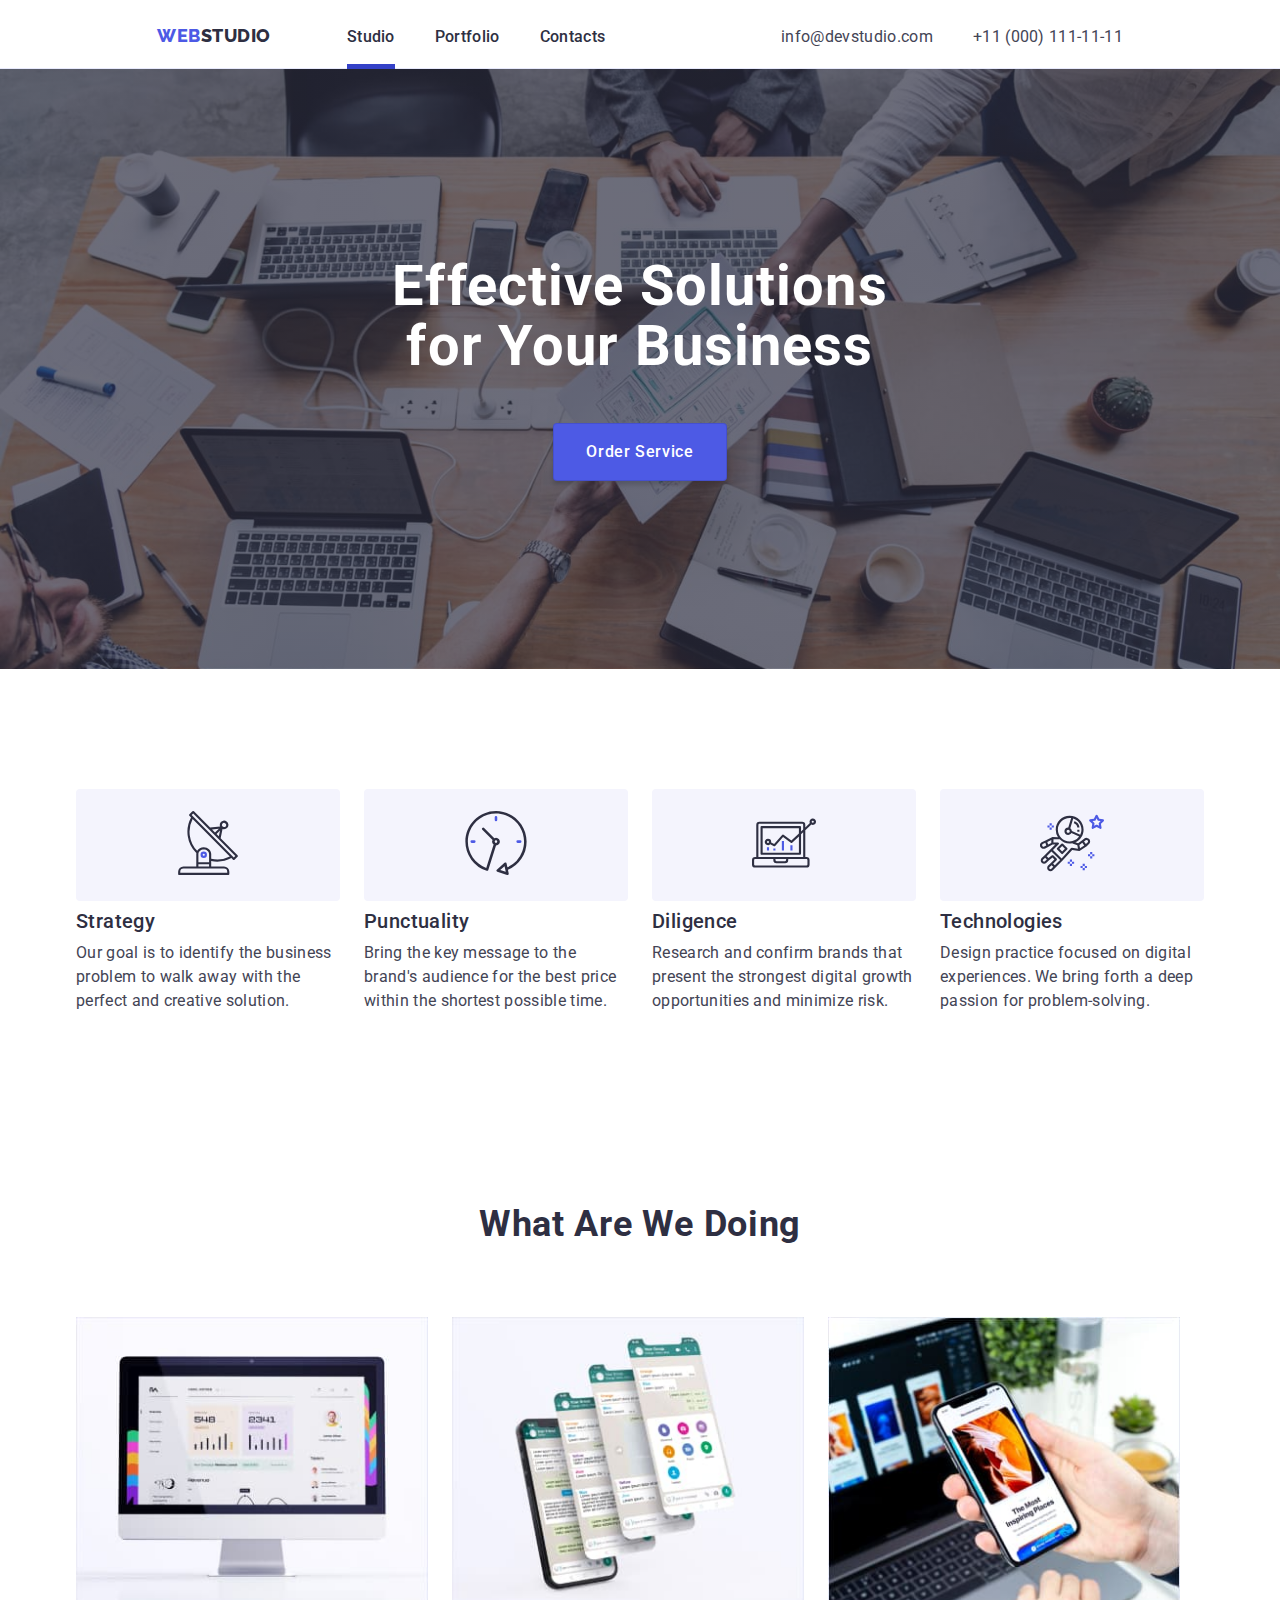
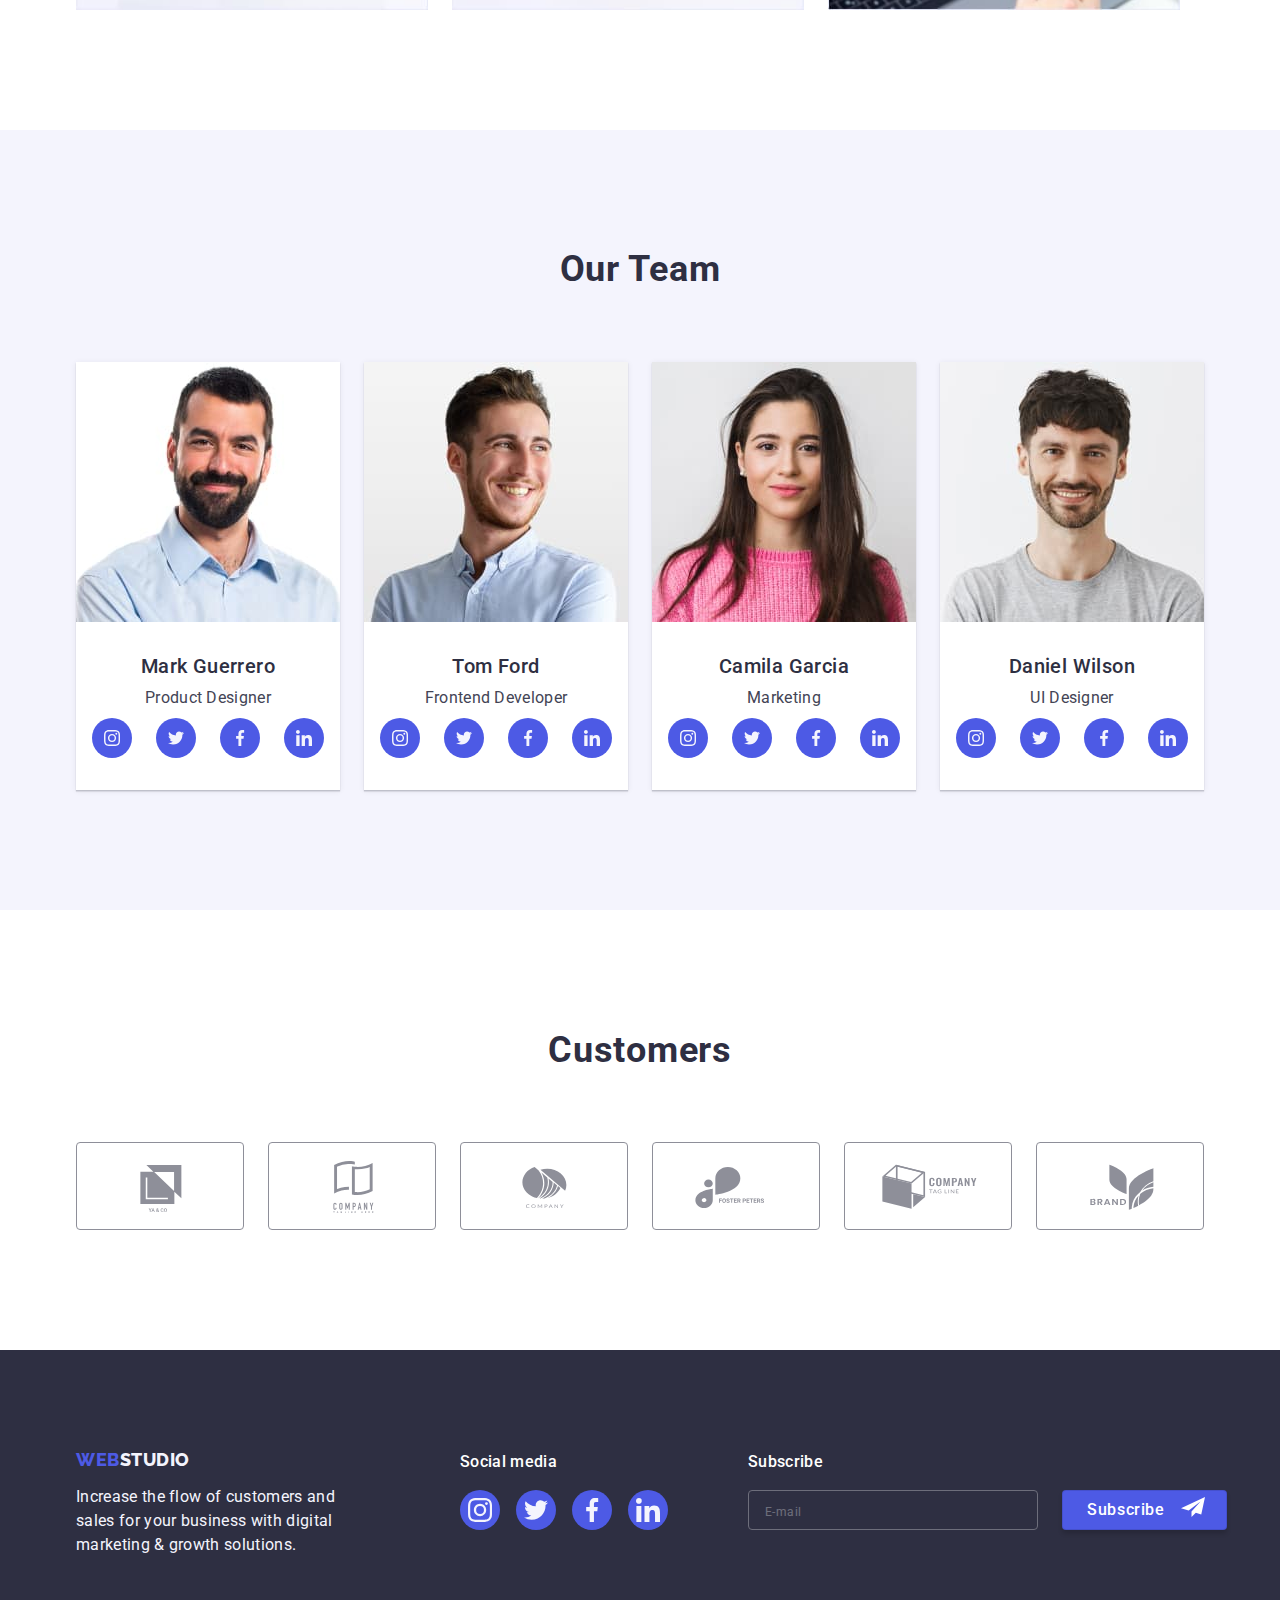
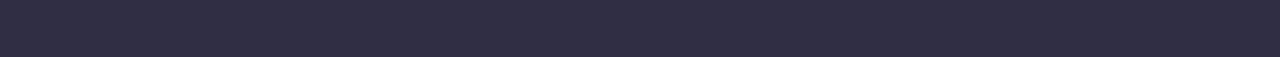
<file: index.html>
<!DOCTYPE html>
<html lang="en">
  <head>
    <meta charset="UTF-8" />
    <meta http-equiv="X-UA-Compatible" content="IE=edge" />
    <meta name="viewport" content="width=, initial-scale=1.0" />
    <title>WebStudio</title>
    <link rel="preconnect" href="https://fonts.googleapis.com" />
    <link rel="preconnect" href="https://fonts.gstatic.com" crossorigin />

    <link
      href="https://fonts.googleapis.com/css2?family=Raleway:wght@800&family=Roboto:wght@400;500;700;900&display=swap"
      rel="stylesheet"
    />

    <link
      rel="stylesheet"
      href="https://cdnjs.cloudflare.com/ajax/libs/modern-normalize/1.0.0/modern-normalize.min.css"
    />
    <link rel="stylesheet" href="./css/styles.css" />
  </head>
  <body>
    <!--header-WebStudio-start-->
    <header class="header-continer">
      <div class="container-header">
        <div class="nav-wrap">
          <nav class="header-nav">
            <a href="./index.html" class="logo-title link"
              >Web<span class="logo-span">Studio</span></a
            >
            <ul class="header-list list">
              <li class="header-item link">
                <a href="./index.html" class="link-item link current">Studio</a>
              </li>
              <li class="header-item link">
                <a href="./portfolio.html" class="link-item link">Portfolio</a>
              </li>
              <li class="header-item link">
                <a href="" class="link-item link">Contacts</a>
              </li>
            </ul>
          </nav>
          <address class="header-address">
            <ul class="address-list list">
              <li class="address-item link">
                <a href="mailto:info@devstudio.com" class="link-adsress link"
                  >info@devstudio.com</a
                >
              </li>
              <li class="address-item link">
                <a href="tel:+110001111111" class="link-adsress link"
                  >+11 (000) 111-11-11</a
                >
              </li>
            </ul>
          </address>
        </div>

        <button type="button" data-menu-open class="menu-open-btn">
         <svg width="32" heidth="22px" class="open-menu-svg">
              <use href="./images/icons.svg#icon-burger"></use>
            </svg>
   
        </button>
      </div>
      <div class="mob-menu is-hidden" data-menu>
        <button type="button" data-menu-close class="button-svg">
          <svg width="8" height="8">
            <use href="./images/icons.svg#icon-close-svg" class="x-svg"></use>
          </svg>
        </button>
        <div class="menu-wrp">
          <nav class="menu-nav">
            <ul class="mob-menu-list list">
              <li class="mob-menu-item link">
                <a href="./index.html" class="link-mob-menu link">Studio</a>
              </li>
              <li class="mob-menu-item link">
                <a href="./portfolio.html" class="link-mob-menu link"
                  >Portfolio</a
                >
              </li>
              <li class="mob-menu-item link">
                <a href="" class="link-mob-menu link">Contacts</a>
              </li>
            </ul>
          </nav>
        </div>
        <div class="address-menu-wrp">
          <address class="menu-soc-address">
            <ul class="menu-soc-list list">
              <li class="menu-soc-item link">
                <a href="tel:+110001111111" class="link-adsress-menu link"
                  >+11 (000) 111-11-11</a
                >
              </li>
              <li class="menu-soc-item link">
                <a href="mailto:info@devstudio.com" class="link-menu-mob link"
                  >info@devstudio.com</a
                >
              </li>
            </ul>
          </address>
          <ul class="svg-link-list-menu item">
            <li class="social-networck-svg list">
              <a class="social link" href=""
                ><svg width="16" height="16">
                  <use
                    class="svg-wrap"
                    href="./images/icons.svg#icon-instagram"
                  ></use>
                </svg>
              </a>
            </li>
            <li class="social-networck-svg list">
              <a class="social link" href=""
                ><svg width="16" height="16">
                  <use
                    class="svg-wrap"
                    href="./images/icons.svg#icon-twitter"
                  ></use>
                </svg>
              </a>
            </li>
            <li class="social-networck-svg list">
              <a class="social link" href=""
                ><svg width="16" height="16">
                  <use
                    class="svg-wrap"
                    href="./images/icons.svg#icon-facebook"
                  ></use>
                </svg>
              </a>
            </li>
            <li class="social-networck-svg list">
              <a class="social link" href=""
                ><svg width="16" height="16">
                  <use
                    class="svg-wrap"
                    href="./images/icons.svg#icon-linkedin"
                  ></use>
                </svg>
              </a>
            </li>
          </ul>
        </div>
      </div>
    </header>
    <!--header-WebStudio-finish-->
    <main>
      <!--section-hero-start-->
      <section class="hero-section">
        <div class="container">
          <div class="hero-wrap">
            <h1 class="hero-title">Effective Solutions for Your Business</h1>
          </div>
          <div class="btn-wrap">
            <button type="button" data-modal-open class="hero-btn">
              Order Service
            </button>
          </div>
        </div>
      </section>
      <!--section-hero-finish-->

      <!--section-our-goals-start-->

      <section class="goals">
        <div class="container">
          <h2 class="goals-title" hidden>OUR GOALS</h2>
          <div class="our-wrap">
            <ul class="ours-list list">
              <li class="goals-item item">
                <div class="goals-svg-wrap">
                  <a class="svg-test" href="">
                    <svg width="64" height="64">
                      <use href="./images/icons.svg#icon-antenna"></use>
                    </svg>
                  </a>
                </div>
                <h3 class="goals-list-title title">Strategy</h3>
                <p class="goals-item-text text">
                  Our goal is to identify the business problem to walk away with
                  the perfect and creative solution.
                </p>
              </li>
              <li class="goals-item item">
                <div class="goals-svg-wrap">
                  <a class="svg-test" href="">
                    <svg width="64" height="64">
                      <use href="./images/icons.svg#icon-clock"></use>
                    </svg>
                  </a>
                </div>
                <h3 class="goals-list-title title">Punctuality</h3>
                <p class="goals-item-text text">
                  Bring the key message to the brand's audience for the best
                  price within the shortest possible time.
                </p>
              </li>
              <li class="goals-item item">
                <div class="goals-svg-wrap">
                  <a class="svg-test" href="">
                    <svg class="goals-swg" width="64" height="64">
                      <use href="./images/icons.svg#icon-diagram"></use>
                    </svg>
                  </a>
                </div>
                <h3 class="goals-list-title title">Diligence</h3>
                <p class="goals-item-text text">
                  Research and confirm brands that present the strongest digital
                  growth opportunities and minimize risk.
                </p>
              </li>
              <li class="goals-item item">
                <div class="goals-svg-wrap">
                  <a class="svg-test" href="">
                    <svg width="64" height="64">
                      <use href="./images/icons.svg#icon-astronaut"></use>
                    </svg>
                  </a>
                </div>
                <h3 class="goals-list-title title">Technologies</h3>
                <p class="goals-item-text text">
                  Design practice focused on digital experiences. We bring forth
                  a deep passion for problem-solving.
                </p>
              </li>
            </ul>
          </div>
        </div>
      </section>
      <!--section-our-goals-finish-->

      <!--section-our-worck-start-->
      <section class="worck">
        <div class="container">
          <h2 class="section-worck-title">What Are We Doing</h2>
          <ul class="img-worck list">
            <li class="worck-item item">
              <img
                srcset="./images/img-1-x2.jpg 2x"
                src="./images/statistics.jpg"
                class="worck-img"
                alt="statistics"
                width="360"
              />
            </li>
            <li class="worck-item item">
              <img
                srcset="./images/img-2-x2.jpg 2x"
                src="./images/informing.jpg"
                class="worck-img"
                alt="informing"
                width="360"
              />
            </li>
            <li class="worck-item item">
              <img
                srcset="./images/img3-x2.jpg 2x"
                src="./images/Software.jpg"
                class="worck-img"
                alt="Software"
                width="360"
              />
            </li>
          </ul>
        </div>
      </section>
      <!--section-our-worck-finish-->

      <!--section-our-experts-start-->
      <section class="team">
        <div class="container">
          <h2 class="section-team-title">Our Team</h2>
          <ul class="our-tram list">
            <li class="team-item item">
              <img
                srcset="./images/team-2x-1.jpg 2x"
                src="./images/Mark-Guerrero.jpg"
                alt="Mark Guerrero"
                width="264"
              />
              <div class="info-wrap">
                <h3 class="team-list-title">Mark Guerrero</h3>
                <p class="team-list-text">Product Designer</p>
                <ul class="svg-link-list item">
                  <li class="social-networck-svg list">
                    <a class="social link" href=""
                      ><svg width="16" height="16">
                        <use
                          class="svg-wrap"
                          href="./images/icons.svg#icon-instagram"
                        ></use>
                      </svg>
                    </a>
                  </li>
                  <li class="social-networck-svg list">
                    <a class="social link" href=""
                      ><svg width="16" height="16">
                        <use
                          class="svg-wrap"
                          href="./images/icons.svg#icon-twitter"
                        ></use>
                      </svg>
                    </a>
                  </li>
                  <li class="social-networck-svg list">
                    <a class="social link" href=""
                      ><svg width="16" height="16">
                        <use
                          class="svg-wrap"
                          href="./images/icons.svg#icon-facebook"
                        ></use>
                      </svg>
                    </a>
                  </li>
                  <li class="social-networck-svg list">
                    <a class="social link" href=""
                      ><svg width="16" height="16">
                        <use
                          class="svg-wrap"
                          href="./images/icons.svg#icon-linkedin"
                        ></use>
                      </svg>
                    </a>
                  </li>
                </ul>
              </div>
            </li>

            <li class="team-item item">
              <img  srcset="./images/team-2x-2.jpg 2x" src="./images/Tom-Ford.jpg" alt="Tom Ford" width="264" />
              <div class="info-wrap">
                <h3 class="team-list-title">Tom Ford</h3>
                <p class="team-list-text">Frontend Developer</p>
                <ul class="svg-link-list item">
                  <li class="social-networck-svg list">
                    <a class="social link" href=""
                      ><svg width="16" height="16">
                        <use
                          class="svg-wrap"
                          href="./images/icons.svg#icon-instagram"
                        ></use>
                      </svg>
                    </a>
                  </li>
                  <li class="social-networck-svg list">
                    <a class="social link" href=""
                      ><svg width="16" height="16">
                        <use
                          class="svg-wrap"
                          href="./images/icons.svg#icon-twitter"
                        ></use>
                      </svg>
                    </a>
                  </li>
                  <li class="social-networck-svg list">
                    <a class="social link" href=""
                      ><svg width="16" height="16">
                        <use
                          class="svg-wrap"
                          href="./images/icons.svg#icon-facebook"
                        ></use>
                      </svg>
                    </a>
                  </li>
                  <li class="social-networck-svg list">
                    <a class="social link" href=""
                      ><svg width="16" height="16">
                        <use
                          class="svg-wrap"
                          href="./images/icons.svg#icon-linkedin"
                        ></use>
                      </svg>
                    </a>
                  </li>
                </ul>
              </div>
            </li>

            <li class="team-item item">
              <img
              srcset="./images/team-2x-3.jpg 2x"
                src="./images/Camila-Garcia.jpg"
                alt="Camila Garcia"
                width="264"
              />
              <div class="info-wrap">
                <h3 class="team-list-title">Camila Garcia</h3>
                <p class="team-list-text">Marketing</p>
                <ul class="svg-link-list item">
                  <li class="social-networck-svg list">
                    <a class="social link" href=""
                      ><svg width="16" height="16">
                        <use
                          class="svg-wrap"
                          href="./images/icons.svg#icon-instagram"
                        ></use>
                      </svg>
                    </a>
                  </li>
                  <li class="social-networck-svg list">
                    <a class="social link" href=""
                      ><svg width="16" height="16">
                        <use
                          class="svg-wrap"
                          href="./images/icons.svg#icon-twitter"
                        ></use>
                      </svg>
                    </a>
                  </li>
                  <li class="social-networck-svg list">
                    <a class="social link" href=""
                      ><svg width="16" height="16">
                        <use
                          class="svg-wrap"
                          href="./images/icons.svg#icon-facebook"
                        ></use>
                      </svg>
                    </a>
                  </li>
                  <li class="social-networck-svg list">
                    <a class="social link" href=""
                      ><svg width="16" height="16">
                        <use
                          class="svg-wrap"
                          href="./images/icons.svg#icon-linkedin"
                        ></use>
                      </svg>
                    </a>
                  </li>
                </ul>
              </div>
            </li>

            <li class="team-item item">
              <img
              srcset="./images/team-2x-4.jpg 2x"
                src="./images/Daniel-Wilson.jpg"
                alt="Daniel Wilson"
                width="264"
              />
              <div class="info-wrap">
                <h3 class="team-list-title">Daniel Wilson</h3>
                <p class="team-list-text">UI Designer</p>
                <ul class="svg-link-list item">
                  <li class="social-networck-svg list">
                    <a class="social link" href=""
                      ><svg width="16" height="16">
                        <use
                          class="svg-wrap"
                          href="./images/icons.svg#icon-instagram"
                        ></use>
                      </svg>
                    </a>
                  </li>
                  <li class="social-networck-svg list">
                    <a class="social link" href=""
                      ><svg width="16" height="16">
                        <use
                          class="svg-wrap"
                          href="./images/icons.svg#icon-twitter"
                        ></use>
                      </svg>
                    </a>
                  </li>
                  <li class="social-networck-svg list">
                    <a class="social link" href=""
                      ><svg width="16" height="16">
                        <use
                          class="svg-wrap"
                          href="./images/icons.svg#icon-facebook"
                        ></use>
                      </svg>
                    </a>
                  </li>
                  <li class="social-networck-svg list">
                    <a class="social link" href=""
                      ><svg width="16" height="16">
                        <use
                          class="svg-wrap"
                          href="./images/icons.svg#icon-linkedin"
                        ></use>
                      </svg>
                    </a>
                  </li>
                </ul>
              </div>
            </li>
          </ul>
        </div>
      </section>
      <!--section-Customers-Start-->
      <section class="customers">
        <div class="container">
          <h2 class="customers-title">Customers</h2>
          <ul class="customers-list list">
            <li class="customers-item item">
              <a href="" class="customers-link link">
                <svg width="104" height="56">
                  <use
                    href="./images/icons.svg#icon-Logo-a"
                    class="customers-use-svg"
                  ></use>
                </svg>
              </a>
            </li>
            <li class="customers-item item">
              <a href="" class="customers-link link">
                <svg width="104" height="56">
                  <use
                    href="./images/icons.svg#icon-Logo-b"
                    class="customers-use-svg"
                  ></use>
                </svg>
              </a>
            </li>
            <li class="customers-item item">
              <a href="" class="customers-link link">
                <svg width="104" height="56">
                  <use
                    href="./images/icons.svg#icon-Logo-c"
                    class="customers-use-svg"
                  ></use>
                </svg>
              </a>
            </li>
            <li class="customers-item item">
              <a href="" class="customers-link link">
                <svg width="104" height="56">
                  <use
                    href="./images/icons.svg#icon-Logo-d"
                    class="customers-use-svg"
                  ></use>
                </svg>
              </a>
            </li>
            <li class="customers-item item">
              <a href="" class="customers-link link">
                <svg width="104" height="56">
                  <use
                    href="./images/icons.svg#icon-Logo-f"
                    class="customers-use-svg"
                  ></use>
                </svg>
              </a>
            </li>
            <li class="customers-item item">
              <a href="" class="customers-link link">
                <svg width="104" height="56">
                  <use
                    href="./images/icons.svg#icon-Logo-e"
                    class="customers-use-svg"
                  ></use>
                </svg>
              </a>
            </li>
          </ul>
        </div>
      </section>
      <!--section-Customers-Finish-->
    </main>

    <footer class="web-footer">
      <div class="container-footer">
        <div class="footer-wrap">
          <div class="tab-wrp">
            <div class="footer-wrp-link">
              <a href="./index.html" class="logo-title-footer link"
                >Web<span class="logo-span-footer">Studio</span></a
              >
              <p class="web-footer-text">
                Increase the flow of customers and sales for your business with
                digital marketing & growth solutions.
              </p>
            </div>
            <div class="footer-link-wrap">
              <h3 class="footer-link-title">Social media</h3>
              <ul class="svg-footer-list item">
                <li class="social-networck-svg list">
                  <a class="social f-social link" href=""
                    ><svg width="24" height="24">
                      <use
                        class="svg-wrap"
                        href="./images/icons.svg#icon-instagram"
                      ></use>
                    </svg>
                  </a>
                </li>
                <li class="social-networck-svg list">
                  <a class="social f-social link" href=""
                    ><svg width="24" height="24">
                      <use
                        class="svg-wrap"
                        href="./images/icons.svg#icon-twitter"
                      ></use>
                    </svg>
                  </a>
                </li>
                <li class="social-networck-svg list">
                  <a class="social f-social link" href=""
                    ><svg width="24" height="24">
                      <use
                        class="svg-wrap"
                        href="./images/icons.svg#icon-facebook"
                      ></use>
                    </svg>
                  </a>
                </li>
                <li class="social-networck-svg list">
                  <a class="social f-social link" href=""
                    ><svg width="24" height="24">
                      <use
                        class="svg-wrap"
                        href="./images/icons.svg#icon-linkedin"
                      ></use>
                    </svg>
                  </a>
                </li>
              </ul>
            </div>
          </div>
          <div class="button-wrap">
            <p class="before-button-text">Subscribe</p>

            <form class="footer-form">
              <input type="text" placeholder="E-mail" class="footer-input" />

              <button type="submit" class="footer-button">
                Subscribe
                <span
                  ><svg width="24" heidth="24px" class="svg-wrap">
                    <use href="./images/icons.svg#icon-litack"></use>
                  </svg>
                </span>
              </button>
            </form>
          </div>
        </div>
      </div>
    </footer>

    <div class="backdrop is-hidden" data-modal>
      <div class="model">
        <button type="button" data-modal-close class="button-svg">
          <svg width="8" height="8">
            <use href="./images/icons.svg#icon-close-svg" class="x-svg"></use>
          </svg>
        </button>
        <p class="model-title">Leave your contacts and we will call you back</p>
        <form class="model-form">
          <div class="input-wrap">
            <label for="mod-input-name" class="leble-modal">Name</label>
            <div class="icon-position">
              <input
                class="modal-input"
                required
                type="text"
                id="mod-input-name"
                name="user-name"
                placeholder="*"
              />
              <svg class="input-svg" width="18" height="18">
                <use href="./images/icons.svg#icon-person-black"></use>
              </svg>
            </div>
          </div>
          <div class="input-wrap">
            <label for="mod-input-email" class="leble-modal">Phone</label>
            <div class="icon-position">
              <input
                class="modal-input"
                required
                type="text"
                id="mod-input-email"
                name="user-name"
                placeholder="*"
              />
              <svg class="input-svg" width="18" height="24">
                <use href="./images/icons.svg#icon-email-black"></use>
              </svg>
            </div>
          </div>

          <div class="input-wrap">
            <label for="mod-input-tel" class="leble-modal">Email</label>
            <div class="icon-position">
              <input
                class="modal-input"
                required
                type="text"
                id="mod-input-tel"
                name="user-name"
                placeholder="*"
              />
              <svg class="input-svg" width="18" height="24">
                <use href="./images/icons.svg#icon-phone-black"></use>
              </svg>
            </div>
          </div>
          <div class="input-wrap-area">
            <label for="mod-input-text" class="leble-modal">Comment</label>
            <textarea
              name=""
              id="mod-input-text"
              placeholder="Text input"
              class="textarea-model"
            ></textarea>
          </div>
          <div class="model-checked">
            <input
              class="input-checked visualli-hidden"
              type="checkbox"
              name="check-link"
              id="checkbox-link"
            />
            <label for="checkbox-link" class="checkbox-text">
              <span class="checkbox-span">
                <svg width="10" heidth="8px" class="span-svg">
                  <use
                    class="chekbox-use"
                    href="./images/icons.svg#icon-checkbox"
                  ></use>
                </svg>
              </span>
              I accept the terms and conditions of the
              <a href="" class="checkbox-link-text">Privacy Policy</a></label
            >
          </div>
          <button type="submit" class="model-form-button">Send</button>
        </form>
      </div>
    </div>

    <script src="./js/modal.js" type="module"></script>
    <script src="./js/menu.js" type="module"></script>
  </body>
</html>
</file>
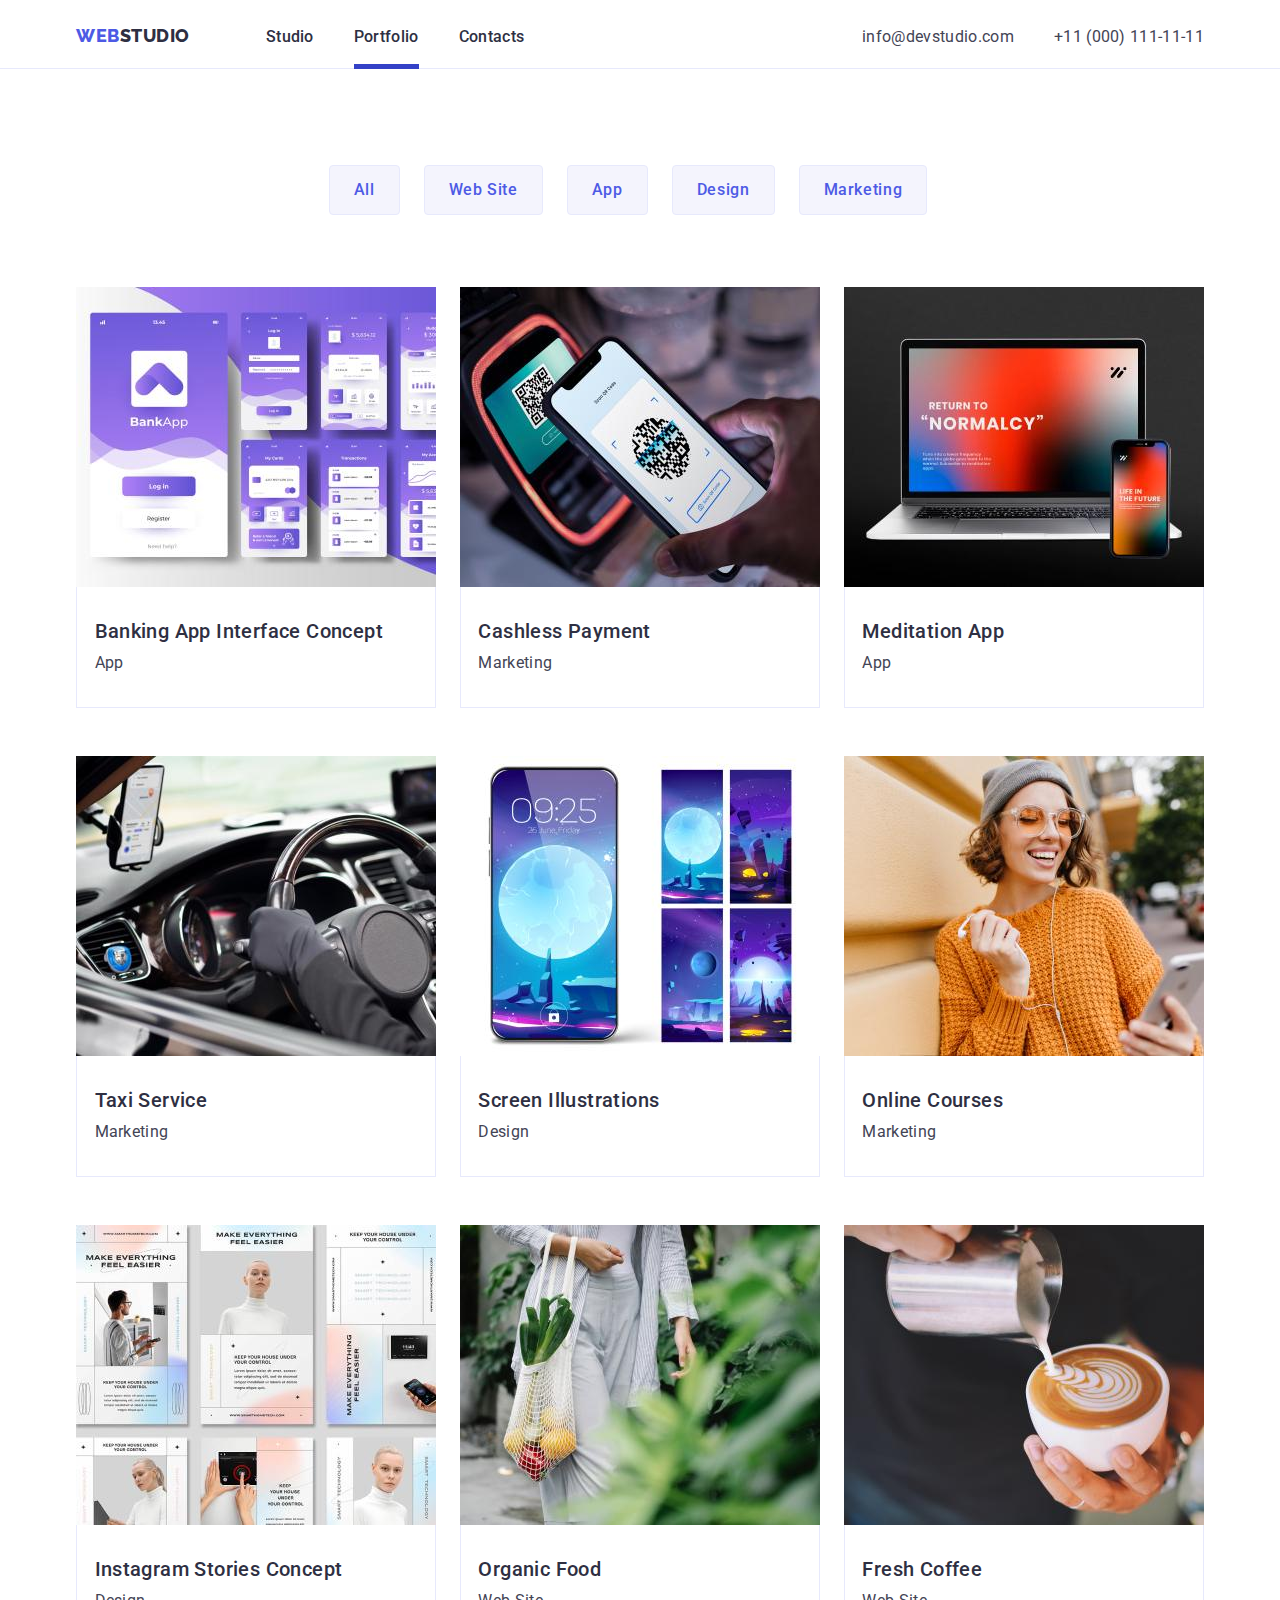
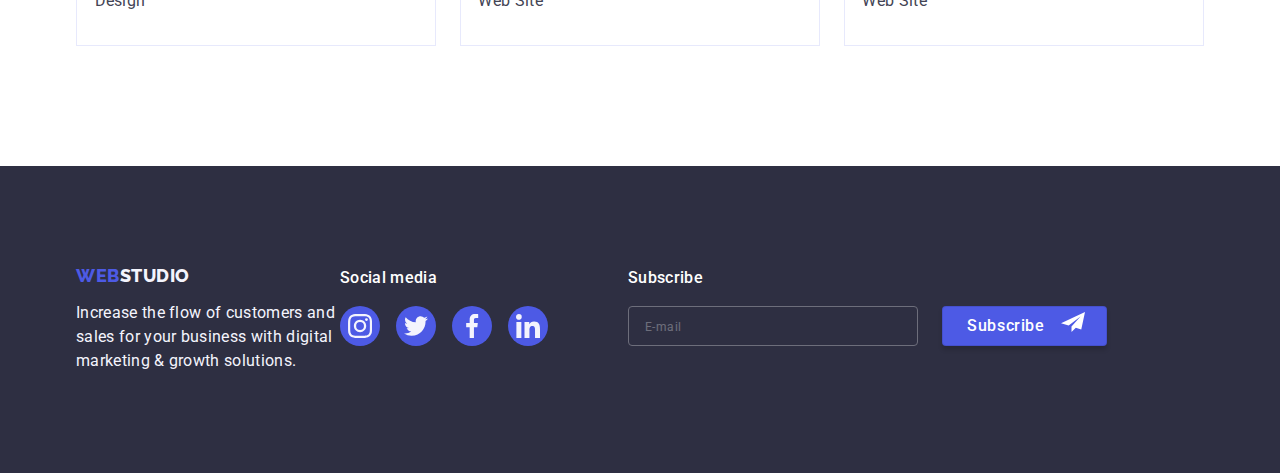
<file: portfolio.html>
<!DOCTYPE html>
<html lang="en">
  <head>
    <meta charset="UTF-8" />
    <meta http-equiv="X-UA-Compatible" content="IE=edge" />
    <meta name="viewport" content="width=device-width, initial-scale=1.0" />
    <title>Portfolio</title>
    <link rel="preconnect" href="https://fonts.googleapis.com" />
    <link rel="preconnect" href="https://fonts.gstatic.com" crossorigin />
    <link
      rel="stylesheet"
      href="https://cdnjs.cloudflare.com/ajax/libs/modern-normalize/1.0.0/modern-normalize.min.css"
    />
    <link
      href="https://fonts.googleapis.com/css2?family=Raleway:wght@800&family=Roboto:wght@400;500;700&display=swap"
      rel="stylesheet"
    />
    <link rel="stylesheet" href="./css/styles.css" />
  </head>
  <body>
    <!--PORTFOLIO-HEADER-START-->
    <header class="header">
      <div class="container">
        <div class="nav-wrap">
          <nav class="header-nav">
            <a href="./index.html" class="logo-title link"
              >Web<span class="logo-span">Studio</span></a
            >
            <ul class="header-list list">
              <li class="header-item link">
                <a href="./index.html" class="link-item link">Studio</a>
              </li>
              <li class="header-item link">
                <a
                  href="./portfolio.html"
                  class="link-item link current"
                  target="_blank"
                  rel="noopener noreferrer nofollow"
                  >Portfolio</a
                >
              </li>
              <li class="header-item link">
                <a href="" class="link-item link">Contacts</a>
              </li>
            </ul>
          </nav>
          <address class="header-address">
            <ul class="address-list list">
              <li class="address-item link">
                <a href="mailto:info@devstudio.com" class="link-adsress link"
                  >info@devstudio.com</a
                >
              </li>
              <li class="address-item link">
                <a href="tel:+110001111111" class="link-adsress link"
                  >+11 (000) 111-11-11</a
                >
              </li>
            </ul>
          </address>
        </div>
      </div>
    </header>
    <!--PORTFOLIO-HEADER-FINISH-->
    <!--PORTFOLIO-SECTION-START-->
    <main>
      <section class="portfolio">
        <div class="container">
          <h1 hidden class="portfolio-title">Portfolio</h1>
          <ul class="portfolio-list list">
            <li class="portfolio-item item">
              <button type="button" class="portfolio-btn">All</button>
            </li>
            <li class="portfolio-item item">
              <button type="button" class="portfolio-btn">Web Site</button>
            </li>
            <li class="portfolio-item item">
              <button type="button" class="portfolio-btn">App</button>
            </li>
            <li class="portfolio-item item">
              <button type="button" class="portfolio-btn">Design</button>
            </li>
            <li class="portfolio-item item">
              <button type="button" class="portfolio-btn">Marketing</button>
            </li>
          </ul>

          <ul class="img-list list">
            <li class="portfolio-item-img item">
              <a href="" class="portfolio-link link"
                ><div class="portfolio-link-wrap">
                  <img
                    src="./images/interface-concept-1.jpg"
                    alt="Cashless Payment"
                    width="360"
                  />
                  <p class="list-text-hover">
                    14 Stylish and User-Friendly App Design Concepts · Task
                    Manager App · Calorie Tracker App · Exotic Fruit Ecommerce
                    App · Cloud Storage App
                  </p>
                </div>
                <div class="portfolio-info-wrap">
                  <h2 class="img-title">Banking App Interface Concept</h2>
                  <p class="img-text">App</p>
                </div>
              </a>
            </li>

            <li class="portfolio-item-img item">
              <a href="" class="portfolio-link link"
                ><div class="portfolio-link-wrap">
                  <img
                    src="./images/cashless-2.jpg"
                    alt="Cashless Payment"
                    width="360"
                  />
                  <p class="list-text-hover">
                    14 Stylish and User-Friendly App Design Concepts · Task
                    Manager App · Calorie Tracker App · Exotic Fruit Ecommerce
                    App · Cloud Storage App
                  </p>
                </div>
                <div class="portfolio-info-wrap">
                  <h2 class="img-title">Cashless Payment</h2>
                  <p class="img-text">Marketing</p>
                </div>
              </a>
            </li>
            <li class="portfolio-item-img item">
              <a href="" class="portfolio-link link"
                ><div class="portfolio-link-wrap">
                  <img
                    src="./images/meditation-app-3.jpg"
                    alt="Meditation App"
                    width="360"
                  />
                  <p class="list-text-hover">
                    14 Stylish and User-Friendly App Design Concepts · Task
                    Manager App · Calorie Tracker App · Exotic Fruit Ecommerce
                    App · Cloud Storage App
                  </p>
                </div>
                <div class="portfolio-info-wrap">
                  <h2 class="img-title">Meditation App</h2>
                  <p class="img-text">App</p>
                </div>
              </a>
            </li>
            <li class="portfolio-item-img item">
              <a href="" class="portfolio-link link"
                ><div class="portfolio-link-wrap">
                  <img
                    src="./images/taxi-4.jpg"
                    alt="Taxi Service"
                    width="360"
                  />
                  <p class="list-text-hover">
                    14 Stylish and User-Friendly App Design Concepts · Task
                    Manager App · Calorie Tracker App · Exotic Fruit Ecommerce
                    App · Cloud Storage App
                  </p>
                </div>
                <div class="portfolio-info-wrap">
                  <h2 class="img-title">Taxi Service</h2>
                  <p class="img-text">Marketing</p>
                </div>
              </a>
            </li>
            <li class="portfolio-item-img item">
              <a href="" class="portfolio-link link"
                ><div class="portfolio-link-wrap">
                  <img
                    src="./images/illustrations-5.jpg"
                    alt="Screen Illustrations"
                    width="360"
                  />
                  <p class="list-text-hover">
                    14 Stylish and User-Friendly App Design Concepts · Task
                    Manager App · Calorie Tracker App · Exotic Fruit Ecommerce
                    App · Cloud Storage App
                  </p>
                </div>
                <div class="portfolio-info-wrap">
                  <h2 class="img-title">Screen Illustrations</h2>
                  <p class="img-text">Design</p>
                </div>
              </a>
            </li>
            <li class="portfolio-item-img item">
              <a href="" class="portfolio-link link"
                ><div class="portfolio-link-wrap">
                  <img
                    src="./images/courses-6.jpg"
                    alt="Online Courses"
                    width="360"
                  />
                  <p class="list-text-hover">
                    14 Stylish and User-Friendly App Design Concepts · Task
                    Manager App · Calorie Tracker App · Exotic Fruit Ecommerce
                    App · Cloud Storage App
                  </p>
                </div>
                <div class="portfolio-info-wrap">
                  <h2 class="img-title">Online Courses</h2>
                  <p class="img-text">Marketing</p>
                </div>
              </a>
            </li>
            <li class="portfolio-item-img item">
              <a href="" class="portfolio-link link"
                ><div class="portfolio-link-wrap">
                  <img
                    src="./images/stories-concept-7.jpg"
                    alt="Instagram Stories Concept"
                    width="360"
                  />
                  <p class="list-text-hover">
                    14 Stylish and User-Friendly App Design Concepts · Task
                    Manager App · Calorie Tracker App · Exotic Fruit Ecommerce
                    App · Cloud Storage App
                  </p>
                </div>
                <div class="portfolio-info-wrap">
                  <h2 class="img-title">Instagram Stories Concept</h2>
                  <p class="img-text">Design</p>
                </div>
              </a>
            </li>
            <li class="portfolio-item-img item">
              <a href="" class="portfolio-link link"
                ><div class="portfolio-link-wrap">
                  <img
                    src="./images/food-8.jpg"
                    alt="Organic Food"
                    width="360"
                  />
                  <p class="list-text-hover">
                    14 Stylish and User-Friendly App Design Concepts · Task
                    Manager App · Calorie Tracker App · Exotic Fruit Ecommerce
                    App · Cloud Storage App
                  </p>
                </div>
                <div class="portfolio-info-wrap">
                  <h2 class="img-title">Organic Food</h2>
                  <p class="img-text">Web Site</p>
                </div>
              </a>
            </li>
            <li class="portfolio-item-img item">
              <a href="" class="portfolio-link link"
                ><div class="portfolio-link-wrap">
                  <img
                    src="./images/coffee-9.jpg"
                    alt="Fresh Coffee"
                    width="360"
                  />
                  <p class="list-text-hover">
                    14 Stylish and User-Friendly App Design Concepts · Task
                    Manager App · Calorie Tracker App · Exotic Fruit Ecommerce
                    App · Cloud Storage App
                  </p>
                </div>
                <div class="portfolio-info-wrap">
                  <h2 class="img-title">Fresh Coffee</h2>
                  <p class="img-text">Web Site</p>
                </div>
              </a>
            </li>
          </ul>
        </div>
      </section>
      <!--PORTFOLIO-SECTION-FINISH-->
    </main>
    <!--PORTFOLIO-FOOTER-START-->
    <footer class="web-footer">
      <div class="container">
        <div class="footer-wrap">
          <div class="footer-wrp-link">
            <a href="./index.html" class="logo-title-footer link"
              >Web<span class="logo-span-footer">Studio</span></a
            >
            <p class="web-footer-text">
              Increase the flow of customers and sales for your business with
              digital marketing & growth solutions.
            </p>
          </div>
          <div class="footer-link-wrap">
            <h3 class="footer-link-title">Social media</h3>
            <ul class="svg-footer-list item">
              <li class="social-networck-svg list">
                <a class="social f-social link" href=""
                  ><svg width="24" height="24">
                    <use
                      class="svg-wrap"
                      href="./images/icons.svg#icon-instagram"
                    ></use>
                  </svg>
                </a>
              </li>
              <li class="social-networck-svg list">
                <a class="social f-social link" href=""
                  ><svg width="24" height="24">
                    <use
                      class="svg-wrap"
                      href="./images/icons.svg#icon-twitter"
                    ></use>
                  </svg>
                </a>
              </li>
              <li class="social-networck-svg list">
                <a class="social f-social link" href=""
                  ><svg width="24" height="24">
                    <use
                      class="svg-wrap"
                      href="./images/icons.svg#icon-facebook"
                    ></use>
                  </svg>
                </a>
              </li>
              <li class="social-networck-svg list">
                <a class="social f-social link" href=""
                  ><svg width="24" height="24">
                    <use
                      class="svg-wrap"
                      href="./images/icons.svg#icon-linkedin"
                    ></use>
                  </svg>
                </a>
              </li>
            </ul>
          </div>
          <div class="button-wrap">
            <p class="before-button-text">Subscribe</p>

            <form class="footer-form">
              <input type="text" placeholder="E-mail" class="footer-input" />

              <button type="submit" class="footer-button">
                Subscribe
                <span
                  ><svg width="24" heidth="24px" class="svg-wrap">
                    <use href="./images/icons.svg#icon-litack"></use>
                  </svg>
                  </span>
              </button>
            </form>
          </div>
        </div>
      </div>
    </footer>
    <!--PORTFOLIO-FOOTER-FINISH-->
  </body>
</html>
</file>
<file: css/styles.css>
:root {
  --color-logo: #4d5ae5;
  --color-text: #434455;
  --color-text-title-bng: #2e2f42;
  --color-white: #ffffff;
  --color-footer-text: #f4f4fd;
  --color-btn-bng: #404bbf;
}
/* index.html start */
body {
  background-color: var(--color-white);
  font-family: "Roboto", sans-serif;
  color: var(--color-text);
}


/* .mob-menu {
  min-width: 448px;
}

footer {
  min-width: 448px;
}
header {
  min-width: 448px;
} */

h1,
h2,
h3,
h4,
h5,
h6,
p,
ul {
  margin: 0;
  padding: 0;
  border: 0;
}

.visualli-hidden {
  position: absolute;
  width: 1px;
  height: 1px;
  margin: -1px;
  border: 0;
  padding: 0;
  white-space: nowrap;
  clip-path: inset(100%);
  clip: rect(0 0 0 0);
  overflow: hidden;
}
img {
  display: block;
  max-width: 100%;
  height: auto;
  width: 100%;
}

.container-header {
  padding-left: 16px;
  padding-right: 16px;
}

.header-continer {
  max-width: 1440px;
  margin: 0 auto;
}

.container {
  max-width: 1158px;
  margin: 0 auto;
  padding-left: 15px;
  padding-right: 15px;
}

.container-footer {
  width: 100%;
  margin: 0 auto;
  padding-left: 15px;
  padding-right: 15px;
  }

.list {
  list-style: none;
  text-decoration: none;
  font-style: normal;
}

.link {
  text-decoration: none;
  height: 19px;
}

.no-scroll {
  overflow: hidden;
}

header {
  max-width: 1440px;
  box-sizing: border-box;
  font-style: normal;
  list-style: none;
  color: var(--color-text);
  background-color: var(--color-white);
  background: #ffffff;
  border-bottom: 1px solid #e7e9fc;
  padding-top: 24.5px;
  padding-bottom: 24.5px;
}

.mob-menu {
  position: fixed;
  top: 0;
  z-index: 2;
  width: 100vw;
  height: 100%;
  background-color: #ffffff;
  padding: 80px 35px 24px 40px;
  display: flex;
  flex-direction: column;
  justify-content: space-between;
}
.menu-close-btn {
}
.menu-nav {
}

.link-mob-menu:hover,
.link-mob-menu:focus {
  color: #404bbf;
}

.mob-menu-item {
  height: 100%;
}
.list {
}
.mob-menu-item:not(:last-child) {
  margin-bottom: 40px;
}

.link {
}
.link-mob-menu {
  font-weight: 700;
  font-size: 36px;
  line-height: 1.1;
  letter-spacing: 0.02em;
  text-transform: capitalize;
  color: #2e2f42;
}
.current {
}

.menu-soc-address {
}
.menu-soc-list {
}
.menu-soc-item {
  height: 100%;
}
.menu-soc-item:not(:last-child) {
  margin-bottom: 40px;
}

.menu-soc-item:last-child {
  margin-bottom: 48px;
}

.menu-open-btn {
  display: flex;
  justify-content: center;
  align-items: center;
  background-color: #ffffff;
  border: 1px solid #ffffff;

}

.open-menu-svg {
  min-width: 32px;
  max-height: 22px;
  stroke: #2E2F42;
  
}

.svg-link-list-menu {
  display: flex;
  gap: 56px;
}
.link-menu-soc {
}

.link-adsress-menu:hover,
.link-adsress-menu:focus {
  color: var(--color-btn-bng);
}

.link-menu-mob:hover,
.link-menu-mob:focus {
  color: var(--color-btn-bng);
}

.link-adsress-menu {
  display: inline-block;
  font-weight: 700;
  font-size: 36px;
  line-height: 1.1;
  letter-spacing: 0.02em;
  text-transform: capitalize;
  color: #434455;
}

.link-menu-mob {
  display: inline-block;
  font-weight: 500;
  font-size: 20px;
  line-height: 1.2;
  letter-spacing: 0.02em;
  color: #434455;
}

.header-nav {
  display: flex;
  justify-content: space-between;
}
.nav-wrap {
  display: flex;
  justify-content: space-between;
  align-items: center;
}

/* index.html LOGO */
.logo-title {
  display: inline-block;
  text-transform: uppercase;
  text-decoration: none;
  font-family: "Raleway", sans-serif;
  color: var(--color-logo);
  font-weight: 800;
  font-size: 18px;
  line-height: 1.17;
  letter-spacing: 0.03em;
  margin-right: 76px;
}

.header-list {
  display: flex;
}

.address-item {
  margin-right: 40px;
}

.address-item:last-child{
  margin-right: 0;
}

.link-adsress {
  text-decoration: none;
  font-weight: 400;
  font-size: 16px;
  line-height: 1.5;
  letter-spacing: 0.02em;
  color: var(--color-text);
}
.logo-span {
  color: var(--color-text-title-bng);
}

/* index.html HEADER LIST+NAV */

.link-adsress:hover,
.link-adsress:focus {
  color: #404bbf;
}
.header-address {
  text-decoration: none;
  font-style: normal;
}

.current {
  position: relative;
}

.current::after {
  content: "";
  position: absolute;
  left: 0;
  bottom: -23px;
  width: 100%;
  height: 5px;
  box-sizing: 2px;
  background-color: #3441c7;
}

.address-list {
  display: flex;
}

.link-item:active {
  color: var(--color-btn-bng);
}

.link-item:hover,
.link-item:focus {
  color: var(--color-btn-bng);
}

.link-item {
  margin-right: 40px;
  text-decoration: none;
  font-weight: 500;
  font-size: 16px;
  line-height: 1.5;
  letter-spacing: 0.02em;
  color: var(--color-text-title-bng);
}

.link-item {
  text-decoration: none;
  font-weight: 500;
  font-size: 16px;
  line-height: 1.5;
  letter-spacing: 0.02em;
  color: var(--color-text-title-bng);
}
/* index.html HERO SECTION */
.hero-section {
  max-width: 1440px;
  margin: 0 auto;
  box-sizing: border-box;
  background: #2e2f42;
  background-image: linear-gradient(
      rgba(46, 47, 66, 0.7),
      rgba(46, 47, 66, 0.7)
    ),
    url(../images/people-office.jpg);
  background-repeat: no-repeat;
  background-position: center;
  background-size: cover;

  padding-top: 188px;
  padding-bottom: 188px;
}

.hero-wrap {
  display: flex;
  justify-content: center;
}
.hero-title {
  max-width: 320px;
    font-size: 36px;
    line-height: 1.11;
  text-align: center;
  letter-spacing: 0.02em;
  color: var(--color-white);
  margin-bottom: 46px;
}

.btn-wrap {
  display: flex;
  justify-content: center;
}

.link-address {
  color: var(--color-text);
}
/* index.html HERO BUTTON */
.hero-btn:hover,
.hero-btn:focus {
  background-color: #404bbf;
  cursor: pointer;
  transition: background-color 250ms ease;
}

.hero-btn {
  background-color: var(--color-logo);
  font-family: "Roboto", sans-serif;
  font-weight: 500;
  font-size: 16px;
  line-height: 1.5;
  letter-spacing: 0.04em;
  color: var(--color-white);
  box-shadow: 0px 4px 4px rgba(0, 0, 0, 0.15);
  border-radius: 4px;
  padding: 16px 32px 16px 32px;
  border: 1px solid rgba(0, 0, 0, 0.1);
}
/* index.html SECTION GOALS*/

.item-svg {
}

.goals-svg-wrap {
  width: 264px;
  height: 112px;
  background: #f4f4fd;
  border-radius: 4px;
  display: flex;
  justify-content: center;
  align-items: center;
  margin-bottom: 8px;
}

.goals-swg {
}

.svg-list {
  display: flex;
  justify-content: center;
  gap: 10;
}

.svg-item {
  background: #f4f4fd;
  border-radius: 4px;
  width: 264px;
  height: 112px;
  margin-bottom: 8px;
  padding: 24px;
}

.goals {
  box-sizing: border-box;
  padding-top: 120px;
  padding-bottom: 120px;
}

.goals-title {
  font-weight: 500;
}

.ours-list {
  display: flex;
  justify-content: center;
  flex-wrap: wrap;
  /* margin-right: 24ox; */
}

.goals-item {
  list-style: none;
  margin-bottom: 72px;
  /* margin-right: 24px; */
}

.goals-list-title {
  text-align: center;
  font-weight: 500;
  font-size: 20px;
  line-height: 1.2;
  letter-spacing: 0.02em;
  color: var(--color-text-title-bng);
  margin-bottom: 8px;
}

.goals-item-text {
  /* max-width: 264px; */
  font-size: 16px;
  line-height: 1.5;
  letter-spacing: 0.02em;
  color: var(--color-text);
  max-width: 396px;
}

/* index.html SECTION WORCKS */
.worck {
  box-sizing: border-box;

  padding-bottom: 120px;
}
.section-worck-title {
  font-size: 36px;
  line-height: 1.11;
  letter-spacing: 0.02em;
  text-align: center;
  text-transform: capitalize;
  color: var(--color-text-title-bng);
  margin-bottom: 72px;
}

.img-worck {
  display: flex;
}

.worck-item {
  margin-right: 24px;
}

/* index.html SECTION TEAM */
.team {
  background-color: #f4f4fd;
  padding-top: 120px;
  padding-bottom: 120px;
}

.our-tram {
  /* display: flex; */
}
.info-wrap {
  padding-top: 32px;
  padding-bottom: 32px;
}
.team-list-title {
  display: flex;
  justify-content: center;
  margin-bottom: 8px;
}

.team-list-text {
  display: flex;
  justify-content: center;
}
.section-team-title {
  text-transform: capitalize;
  font-size: 36px;
  line-height: 1.11;
  letter-spacing: 0.02em;
  text-align: center;
  color: var(--color-text-title-bng);
  margin-bottom: 72px;
}

.team-item {
  width: 264px;
  background-color: var(--color-white);
  /* margin-right: 24px; */
  margin-bottom: 72px;
  box-shadow: 0px 1px 6px rgba(46, 47, 66, 0.08),
    0px 1px 1px rgba(46, 47, 66, 0.16), 0px 2px 1px rgba(46, 47, 66, 0.08);
}

.team-list-title {
  font-weight: 500;
  font-size: 20px;
  line-height: 1.2;
  letter-spacing: 0.02em;
  color: var(--color-text-title-bng);
}
.team-list-text {
  font-size: 16px;
  line-height: 1.5;
  letter-spacing: 0.02em;
  color: var(--color-text);
  margin-bottom: 8px;
}

.svg-link-list {
  display: flex;
  justify-content: center;
  gap: 24px;
}
.item {
}
.social-networck-svg {
  width: 40px;
  height: 40px;
}
.list {
}
.svg-wrap {
}
.social {
  width: 100%;
  height: 100%;
  border-radius: 50%;
  background-color: #4d5ae5;
  display: inline-block;
  display: flex;
  justify-content: center;
  align-items: center;
  fill: #f4f4fd;
  transition: background-color 250ms ease;
}

.social:hover,
.social:focus {
  background-color: #3441c7;
}
.link {
}

/* section CUSTOMERS START */

.customers {
  box-sizing: border-box;
  padding-top: 120px;
  padding-bottom: 120px;
}
.customers-title {
  display: flex;
  justify-content: center;
  align-items: center;
  margin-bottom: 72px;
  font-weight: 700;
  font-size: 36px;
  line-height: 40px;
  letter-spacing: 0.02em;
  color: #2e2f42;
}
.container {
}
.title {
}
.customers-list {
  display: flex;
  flex-wrap: wrap;
  justify-content: center;
  align-items: center;
  gap: 16px;
}
.list {
}
.use-swg {
  fill: #4d5ae5;
  transition: fill 250ns ease;
}
.customers-item {
  margin-bottom: 56px;
}

.customers-link {
  border: 1px solid #8e8f99;
  border-radius: 4px;
  width: 168px;
  height: 88px;
  display: flex;
  justify-content: center;
  align-items: center;
  transition: border-radius 250ms linear;
}

.customers-use-svg {
  transition: fill 250ms linear;
}

.customers-link:hover use,
.customers-link:focus use {
  fill: blue;
}
.customers-link:hover,
.customers-link:focus {
  border: 1px solid #3441c7;
}

.customers-use-svg {
  fill: #8e8f99;
}

.customers-use-svg:hover {
}

/* section CUSTOMERS FINISH */

.backdrop {
  position: fixed;
  top: 0;
  width: 100%;
  height: 100%;
  background-color: rgba(46, 47, 66, 0.4);
  transition: opacity 250ms linear, visibility 250ms linear;
}

.model {
  min-width: 320px;
  max-width: 408px;
  min-height: 584px;
  background-color: #fcfcfc;
  border-radius: 4px;
  position: absolute;
  top: 50%;
  left: 50%;
  transform: translate(-50%, -50%) scale(1);
  transition: transform 250ms;
  padding: 20px;
}

.button-svg {
  display: flex;
  justify-content: center;
  align-items: center;
  width: 24px;
  height: 24px;
  background-color: #e7e9fc;
  border-radius: 50%;
  border: 1px solid rgba(0, 0, 0, 0.1);
  position: absolute;
  top: 24px;
  right: 24px;
  cursor: pointer;
  transition: background-color 250ms ease;
}

.button-svg:hover,
.button-svg:focus {
  fill: #ffffff;
}
.button-svg:hover,
.button-svg:focus {
  background-color: #404bbf;
}

.is-hidden {
  opacity: 0;
  visibility: hidden;
  pointer-events: none;
}

.backdrop.is-hidden .model {
  transform: translate(-50%, -50%) scaleY(0);
}

.x-svg {
}

.model-title {
  font-weight: 500;
  font-size: 16px;
  line-height: 1.5;
  text-align: center;
  letter-spacing: 0.02em;
  color: #2e2f42;
  margin-top: 52px;
  margin-bottom: 16px;
}

.modal-input {
  width: 100%;
  height: 40px;
  border-radius: 4px;
  border: 1px solid rgba(46, 47, 66, 0.4);
  padding: 8px 0 8px 38px;
  outline: transparent;
}

.modal-input:focus {
  border-color: #4d5ae5;
}

.modal-input:focus + .input-svg {
  fill: #4d5ae5;
}

.input-wrap {
  margin-bottom: 8px;
}

.icon-position {
  position: relative;
}

.input-svg {
  position: absolute;
  left: 16px;
  top: 50%;
  transform: translateY(-50%);
}

.modal-input::placeholder {
  color: red;
}

.model-form-button:hover,
.model-form-button:focus {
  background-color: #404bbf;
  cursor: pointer;
  transition: background-color 250ms ease;
}

.model-form-button {
  display: block;
  margin: 0 auto;
  font-weight: 500;
  font-size: 16px;
  line-height: 1.5;
  letter-spacing: 0.04em;
  color: #ffffff;
  width: 169px;
  height: 56px;
  background: #4d5ae5;
  border: 1px solid rgba(0, 0, 0, 0.1);
  box-shadow: 0px 4px 4px rgba(0, 0, 0, 0.15);
  border-radius: 4px;
  margin-bottom: 4px;
}

.leble-modal {
  display: block;
  margin-bottom: 4px;
  font-weight: 400;
  font-size: 12px;
  line-height: 1.17;
  letter-spacing: 0.04em;
  color: #8e8f99;
}

.textarea-model {
  width: 100%;
  height: 120px;
  border-radius: 4px;
  border: 1px solid rgba(46, 47, 66, 0.4);
  padding: 10px;
  outline: transparent;
  resize: none;
}

.input-wrap-area {
  margin-bottom: 16px;
}

.textarea-model::placeholder {
  font-weight: 400;
  font-size: 12px;
  line-height: 1.17;
  letter-spacing: 0.04em;
  color: rgba(46, 47, 66, 0.4);
}

.textarea-model:focus {
  border-color: #4d5ae5;
}

.checkbox-text {
  display: flex;
  align-items: center;
  font-weight: 400;
  font-size: 12px;
  line-height: 1.17;
  letter-spacing: 0.04em;
  color: #8e8f99;
  margin-bottom: 24px;
}

.checkbox-text span {
  display: flex;
  align-items: center;
  justify-content: center;
  width: 16px;
  height: 16px;
  border: 1px solid rgba(46, 47, 66, 0.4);
  border-radius: 2px;
  margin-right: 8px;
  fill: transparent;
}

.input-checked:checked + .checkbox-text span {
  background-color: #404bbf;
  border: none;
  fill: var(--color-white);
}

.input-checked:focus + .checkbox-text span {
  border-color: #3441c7;
}

.checkbox-link-text {
  color: #4d5ae5;
}

/* index.html FOOTER */
.web-footer {
  /* display: flex;
  justify-content: space-between;
  align-items: center; */
  background-color: #2e2f42;
  padding-top: 100px;
  padding-bottom: 100px;
}

.f-social:hover,
.f-social:focus {
  background-color: #31d0aa;
}

.logo-title-footer {
  display: inline-block;
  text-transform: uppercase;
  text-decoration: none;
  font-family: "Raleway", sans-serif;
  color: var(--color-logo);
  font-weight: 800;
  font-size: 18px;
  line-height: 1.17;
  letter-spacing: 0.03em;
  margin-bottom: 16px;
  display: flex;
  justify-content: center;
  align-items: center;
}
.web-footer-text {
  max-width: 264px;
  font-size: 16px;
  line-height: 1.5;
  letter-spacing: 0.02em;
  color: var(--color-footer-text);
  width: 264px;
  margin: 0 auto;
}

.footer-wrp-link {
  width: 264ox;
  margin-bottom: 72px;
}
.footer-wrap {
  /* display: flex; */
}

.footer-wrap > *:first-child {
  /* margin-right: 120px; */
}

.footer-wrap > *:nth-child(2) {
  /* margin-right: 80px; */
}

.logo-span-footer {
  color: var(--color-footer-text);
}

.footer-link-wrap {
  /* align-items: center; */
  margin-bottom: 72px;
}

.footer-link-title {
  text-align: center;
  font-weight: 500;
  font-size: 16px;
  line-height: 1.5;
  letter-spacing: 0.02em;
  color: #ffffff;
  margin-bottom: 16px;
}

.svg-footer-list {
  display: flex;
  justify-content: center;
  gap: 16px;
}

.button-wrap {
  /* max-width: 396px; */
  /* display: flex;
  flex-wrap: wrap;
  width: 453px;
  height: 80px;
  position: relative; */
}

.button-wrap {
  /* display: flex;
  justify-content: center;
  align-items: center; */
}

.before-button-text {
  /* position: absolute;
  left: 0;
  transform: translateY(-24px); */
  text-align: center;
  font-weight: 500;
  font-size: 16px;
  line-height: 1.5;
  letter-spacing: 0.02em;
  color: #ffffff;
  margin-bottom: 16px;
}

.footer-input:focus {
  border-color: #404bbf;
}

.footer-input {
  background-color: #2e2f42;
  border: 1px solid var(--color-white);
  /* width: 264px; */
  min-width: 290px;
  height: 40px;
  opacity: 0.3;
  border-radius: 4px;
  padding: 8px 0 8px 16px;
  /* margin-right: 24px; */
  color: var(--color-footer-text);
  margin-bottom: 16px;
}

.footer-input::placeholder {
  font-weight: 400;
  font-size: 12px;
  line-height: 2;
  display: flex;
  align-items: center;
  letter-spacing: 0.04em;
  color: #ffffff;
}

.footer-button:hover,
.footer-button:focus {
  background-color: #404bbf;
  cursor: pointer;
  transition: background-color 250ms ease;
}

.footer-form {
  /* display: flex;
  margin-top: 39px; */
}

.footer-button {
  display: flex;
  align-items: center;
  width: 165px;
  height: 40px;
  background-color: var(--color-logo);
  font-family: "Roboto", sans-serif;
  font-weight: 500;
  font-size: 16px;
  line-height: 1.5;
  letter-spacing: 0.04em;
  color: var(--color-white);
  box-shadow: 0px 4px 4px rgba(0, 0, 0, 0.15);
  border-radius: 4px;
  padding: 8px 24px 8px 24px;
  border: 1px solid rgba(0, 0, 0, 0.1);
  cursor: pointer;
  margin: 0 auto;
}

.svg-wrap {
  max-width: 24px;
  max-height: 24px;
}

.footer-button span {
  margin-left: 16px;
  fill: #ffffff;
}

/* index.html finish */

/* portfolio.html start */

.portfolio {
  margin: 0 auto;
  padding-top: 96px;
  padding-bottom: 120px;
}
.portfolio-btn:hover,
.portfolio-btn:focus {
  color: var(--color-white);
  background-color: var(--color-btn-bng);
  cursor: pointer;
}

/* portfolio.html BUTTON */
.portfolio-btn {
  background-color: var(--color-footer-text);
  border: 1px solid #e7e9fc;
  border-radius: 4px;
  font-family: "Roboto", sans-serif;
  font-weight: 500;
  border: 1px solid #e7e9fc;
  font-size: 16px;
  line-height: 1.5;
  letter-spacing: 0.04em;
  color: var(--color-logo);
  padding: 12px 24px;
  transition: background-color 250ms ease, box-shadow 250ms ease-in-out;
}

.portfolio-btn:hover,
.portfolio-btn:focus {
  box-shadow: 0px 3px 1px rgba(0, 0, 0, 0.1), 0px 2px 1px rgba(0, 0, 0, 0.08),
    0px 2px 2px rgba(0, 0, 0, 0.12);
  border-radius: 4px;
}

.portfolio-list {
  display: flex;
  justify-content: center;
  margin: 0 auto;

  margin-bottom: 72px;
}

/* portfolio.html LIST */
.portfolio-item {
  margin-right: 24px;
}

.portfolio-link {
  position: relative;
  top: 0;
}
.portfolio-link-wrap:hover .list-text-hover {
  transform: translate(0);
}

.portfolio-link-wrap {
  position: relative;
  overflow: hidden;
}

.list-text-hover {
  position: absolute;
  top: 0;
  background-color: #4d5ae5;
  color: #f4f4fd;
  font-weight: 400;
  font-size: 16px;
  letter-spacing: 0.02em;
  line-height: 1.5;
  padding-top: 40px;
  padding-left: 32px;
  padding-right: 32px;
  height: 100%;
  transform: translateY(100%);
  transition: transform 250ms linear;
  overflow: auto;
}

.portfolio-info-wrap {
  padding: 32px 17.5px;
  padding-bottom: 32px;
  border: 1px solid #e7e9fc;
  border-top: none;
}
.non-margin {
}

ul.img-list.list li:nth-last-child(-n + 3) {
  margin-bottom: 0;
}

.portfolio-item-img {
  width: calc((100% - 48px) / 3);
}

.portfolio-item-img:hover,
.portfolio-item-img:focus {
  box-shadow: 0px 1px 6px rgba(46, 47, 66, 0.08),
    0px 1px 1px rgba(46, 47, 66, 0.16), 0px 2px 1px rgba(46, 47, 66, 0.08);
  transition: box-shadow 250ms ease-in-out;
}

.img-list {
  display: flex;
  flex-wrap: wrap;
  gap: 48px 24px;
}

/* portfolio.html TITLE */
.img-title {
  box-sizing: border-box;
  margin-bottom: 8px;
  font-weight: 500;
  font-size: 20px;
  line-height: 1.2;
  letter-spacing: 0.02em;
  color: var(--color-text-title-bng);
}

/* portfolio.html IMAGES */
.img-text {
  font-size: 16px;
  line-height: 1.5;
  letter-spacing: 0.02em;
  color: var(--color-text);
}

.line-title {
  background-color: var(--color-white);
  border: 1px solid #e7e9fc;
  width: 360px;
  margin-right: 0;
}



@media screen and (min-width: 1158px) {
  .header-continer { 
   max-width: 1440px;
   margin: 0 auto;
   padding-left: 141px;
   padding-right: 141px;
  }
 }



 @media screen and (max-width: 767px) {
  .hero-section { 
    padding-top: 112px;
    padding-bottom: 112px;
  }

  .goals-list-title {
    font-size: 36px;
  }

 }

@media screen and (min-width: 320px) and (max-width: 1199px) {
  .worck  {
    padding-bottom: 0;
  }
}

@media screen and (min-width: 320px) {
  .hero-section {
    background-image: linear-gradient(
        rgba(46, 47, 66, 0.7),
        rgba(46, 47, 66, 0.7)
      ),
      url("../images/Dark-bg-phone-2x.jpg");
  }

  @media (min-device-pixel-ratio: 2),
    (min-resolution: 192dpi),
    (min-resolution: 2dppx) {
    .hero-section {
      background-image: linear-gradient(
          rgba(46, 47, 66, 0.7),
          rgba(46, 47, 66, 0.7)
        ),
        url("../images/Dark-bg-phone-2x.jpg");
    }
  }
}

@media screen and (min-width: 768px) {
  .hero-section {
    background-image: linear-gradient(
        rgba(46, 47, 66, 0.7),
        rgba(46, 47, 66, 0.7)
      ),
      url("../images/Dark-bg-tab-2x.jpg");
  }

  @media (min-device-pixel-ratio: 2),
    (min-resolution: 192dpi),
    (min-resolution: 2dppx) {
    .hero-section {
      background-image: linear-gradient(
          rgba(46, 47, 66, 0.7),
          rgba(46, 47, 66, 0.7)
        ),
        url("../images/Dark-bg-tab-2x.jpg");
    }
  }
}

@media screen and (min-width: 768px) and (max-width: 1199px) {
  .header-continer {
    max-width: 768px;
   
  }

}

@media screen and (min-width: 428px) {
  .container {
    max-width: 428px;
  }
 .container-footer {
  max-width: 428px;
  
   
  }
}

@media screen and (min-width: 768px) {
  .container {
    max-width: 768px;
  }

  .container-footer {
    max-width: 768px;
     
    }
}


@media screen and (min-width: 767px) and (max-width: 1199px) {
  .container-footer {
     padding-left: 108px;
    }
    .footer-form {
      width: 453px;
    }
}

@media screen and (min-width: 1200px) {
    .footer-form {
      min-width: 453px;
    }
}

@media screen and (min-width: 768px) {
  .our-tram {
    display: flex;
    align-items: center;
    justify-content: center;
    flex-wrap: wrap;
    gap: 24px;
  }
}

@media screen and (min-width: 1158px) {
  .container {
    max-width: 1158px;
  }

  .container-footer {
    max-width: 1158px;
     
    }
}

@media screen and (min-width: 1158px) {
  .our-tram {
    display: flex;
    flex-wrap: nowrap;
    align-items: center;
    gap: 24px;
  }
}

@media screen and (min-width: 767px) {
  .hero-title  {
    max-width: 496px;
    font-size: 56px;
    line-height: 1.07;
  }

  .logo-title-footer {
    display: flex;
    justify-content: left;
  }
}



@media screen and (max-width: 767px) {
  .button-wrap {
    margin: 0 auto;
    max-width: 290px;
  }
}

@media screen and (min-width: 768px) {
  .footer-input {
   margin-right: 24px;
  }
}

@media screen and (min-width: 768px) {
  .customers-list {
    display: flex;
    align-items: center;
    flex-wrap: wrap;
    gap: 24px;
  }
}

@media screen and (min-width: 1158px) {
  .customers-list {
    display: flex;
    align-items: center;
    flex-wrap: nowrap;
    gap: 24px;
  }

}

@media screen and (max-width: 767px) {
  .header-list {
    position: absolute;
    width: 1px;
    height: 1px;
    margin: -1px;
    border: 0;
    padding: 0;
    white-space: nowrap;
    clip-path: inset(100%);
    clip: rect(0 0 0 0);
    overflow: hidden;
  }
}

@media screen and (min-width: 767px) {
  .menu-open-btn {
   display: none;
  }
}

@media screen and (min-width: 767px) {
  .menu-open-btn {
    position: absolute;
    width: 1px;
    height: 1px;
    margin: -1px;
    border: 0;
    padding: 0;
    white-space: nowrap;
    clip-path: inset(100%);
    clip: rect(0 0 0 0);
    overflow: hidden;
  }
}

@media screen and (max-width: 767px) {
  .container-header {
    display: flex;
    justify-content: space-between;
  }
}

@media screen and (max-width: 767px) {
  .address-list {
    position: absolute;
    width: 1px;
    height: 1px;
    margin: -1px;
    border: 0;
    padding: 0;
    white-space: nowrap;
    clip-path: inset(100%);
    clip: rect(0 0 0 0);
    overflow: hidden;
  }
}

@media screen and (min-width: 767px) and (max-width: 1199px) {
  .link-adsress {
  text-decoration: none;
  font-weight: 400;
  font-size: 12px;
  line-height: 1.17;
  letter-spacing: 0.02em;
  color: var(--color-text);
  }
}


@media screen and (max-width: 1157px) {
  .goals-svg-wrap {
    position: absolute;
    width: 1px;
    height: 1px;
    margin: -1px;
    border: 0;
    padding: 0;
    white-space: nowrap;
    clip-path: inset(100%);
    clip: rect(0 0 0 0);
    overflow: hidden;
  }
}


@media screen and (max-width: 767px) {
  .team-item:last-child  {
  margin-bottom: 0;
  }
}

@media screen and (max-width: 767px) {
  .goals-item:last-child  {
  margin-bottom: 0;
  }
}



@media screen and (min-width: 380px) and (max-width: 767px) {
  .customers-list  .customers-item:nth-last-child(-n+2) {
    margin-bottom: 0px;
  }
}

@media screen and (max-width: 399px) {
  .customers-item:last-child{
    margin-bottom: 0px;
  }
}

@media screen and (max-width: 399px) {
 .svg-link-list-menu {
  gap: 26px;
 }
}




@media screen and (max-width: 1157px) {
  .section-worck-title {
    position: absolute;
    width: 1px;
    height: 1px;
    margin: -1px;
    border: 0;
    padding: 0;
    white-space: nowrap;
    clip-path: inset(100%);
    clip: rect(0 0 0 0);
    overflow: hidden;
  }
}

@media screen and (max-width: 1157px) {
  .img-worck {
    position: absolute;
    width: 1px;
    height: 1px;
    margin: -1px;
    border: 0;
    padding: 0;
    white-space: nowrap;
    clip-path: inset(100%);
    clip: rect(0 0 0 0);
    overflow: hidden;
  }
}

@media screen and (min-width: 768px) {
  .header-list {
    display: flex;
    gap: 40px;
  }

  @media screen and (max-width: 767px) {
    .container-header {
      display: flex;
      justify-content: space-between;
    }
  }

  .header-item {
    margin-right: 0;
  }

  .link-item {
    margin-right: 0;
  }
}

@media screen and (min-width: 1200px) {
  .header-list {
    display: flex;
    gap: 0px;
  }

  .header-item {
    margin-right: 40px;
  }
}

@media screen and (min-width: 767px) and (max-width: 1199px) {
  .goals-list-title {
    font-weight: 700;
    font-size: 36px;
    line-height: 1.11;
  }

  .goals-item-text {
    font-weight: 500;
  }
}

@media screen and (min-width: 767px) and (max-width: 1199px) {
  .address-list {
    display: flex;
    flex-wrap: wrap;
    justify-content: flex-end;
    max-width: 200px;
    gap: 16px;
  }

  .address-item {
    margin-right: 0;
  }
}

@media screen and (min-width: 1200px) {
  .address-list {
    display: flex;
    flex-wrap: nowrap;
    justify-content: center;
    gap: 0;
  }

  .address-item {
    margin-right: 40px;
  }
}

@media screen and (min-width: 1199px) {
  .team-item {
   margin-bottom: 0;
  }
}
@media screen and (max-width: 767px) {
  .team-item {
  width: 264px;
  margin: 0 auto;
  margin-bottom: 72px;
  }
}

@media screen and (min-width: 767px) {
  .team-item {
   margin-bottom: 40px;
  }
  .our-tram  .team-item:nth-last-child(-n+2) {
    margin-bottom: 0px;
  }
}

@media screen and (min-width: 1199px) {
  .team-item {
   margin-bottom: 0;
  }
  
}


@media screen and (min-width: 768px) {
  .ours-list {
    display: flex;
    flex-wrap: wrap;
    gap: 24px;
  }

  .goals-list-title {
    text-align: left;
  }

  .goals-item-text {
    /* max-width: 264px; */
    font-size: 16px;
    line-height: 1.5;
    letter-spacing: 0.02em;
    color: var(--color-text);
    width: 356px;
  }
}

@media screen and (min-width: 1158px) {
  .ours-list {
    display: flex;
    flex-wrap: wrap;
    /* margin-right: 24ox; */
    gap: 24px;
  }

  .goals-item-text {
    /* max-width: 264px; */
    font-size: 16px;
    line-height: 1.5;
    letter-spacing: 0.02em;
    color: var(--color-text);
    width: 264px;
  }
}



@media screen and (min-width: 767px) and (max-width: 1199px)  {
  .ours-list .goals-item:nth-last-child(-n+2)  {
  margin-bottom: 0;
  }
}


@media screen and (min-width: 768px) {
  .customers-list .customers-item:nth-last-child(-n+3) {
    margin-bottom: 0;
  }
  .customers-list .customers-item:nth-child(-n+3) {
    margin-bottom: 48px;
  }
}

@media screen and (min-width: 1200px) {
  .customers-list .customers-item:nth-child(-n+3) {
    margin-bottom: 0;
  }
  
 }


@media screen and (min-width: 768px) {
  .tab-wrp {
    display: flex;
    gap: 24px;
  }

  @media screen and (min-width: 1150px) {
    .tab-wrp {
      width: 672px;
    }
  }

 

  .logo-title-footer {
    margin-left: 0;
  }

  .footer-link-title {
    text-align: left;
  }

  .before-button-text {
    text-align: left;
  }

  .footer-form {
    display: flex;
  }

  .button-wrap {
  
  }
}

@media screen and (min-width: 1158px) {
  .footer-wrap {
    display: flex;
  }

  .footer-link-wrap > *:nth-child(2) {
    margin-right: 80px;
  }

  .tab-wrp > *:first-child {
    margin-right: 120px;
  }

  .footer-wrp-link {
    margin-bottom: 0;
  }

  .footer-link-wrap {
    margin-bottom: 0;
  }

  .tab-wrp {
    margin-right: 0;
    gap: 0;
  }

  .button-wrap {
    margin: 0;
  }
}
</file>
